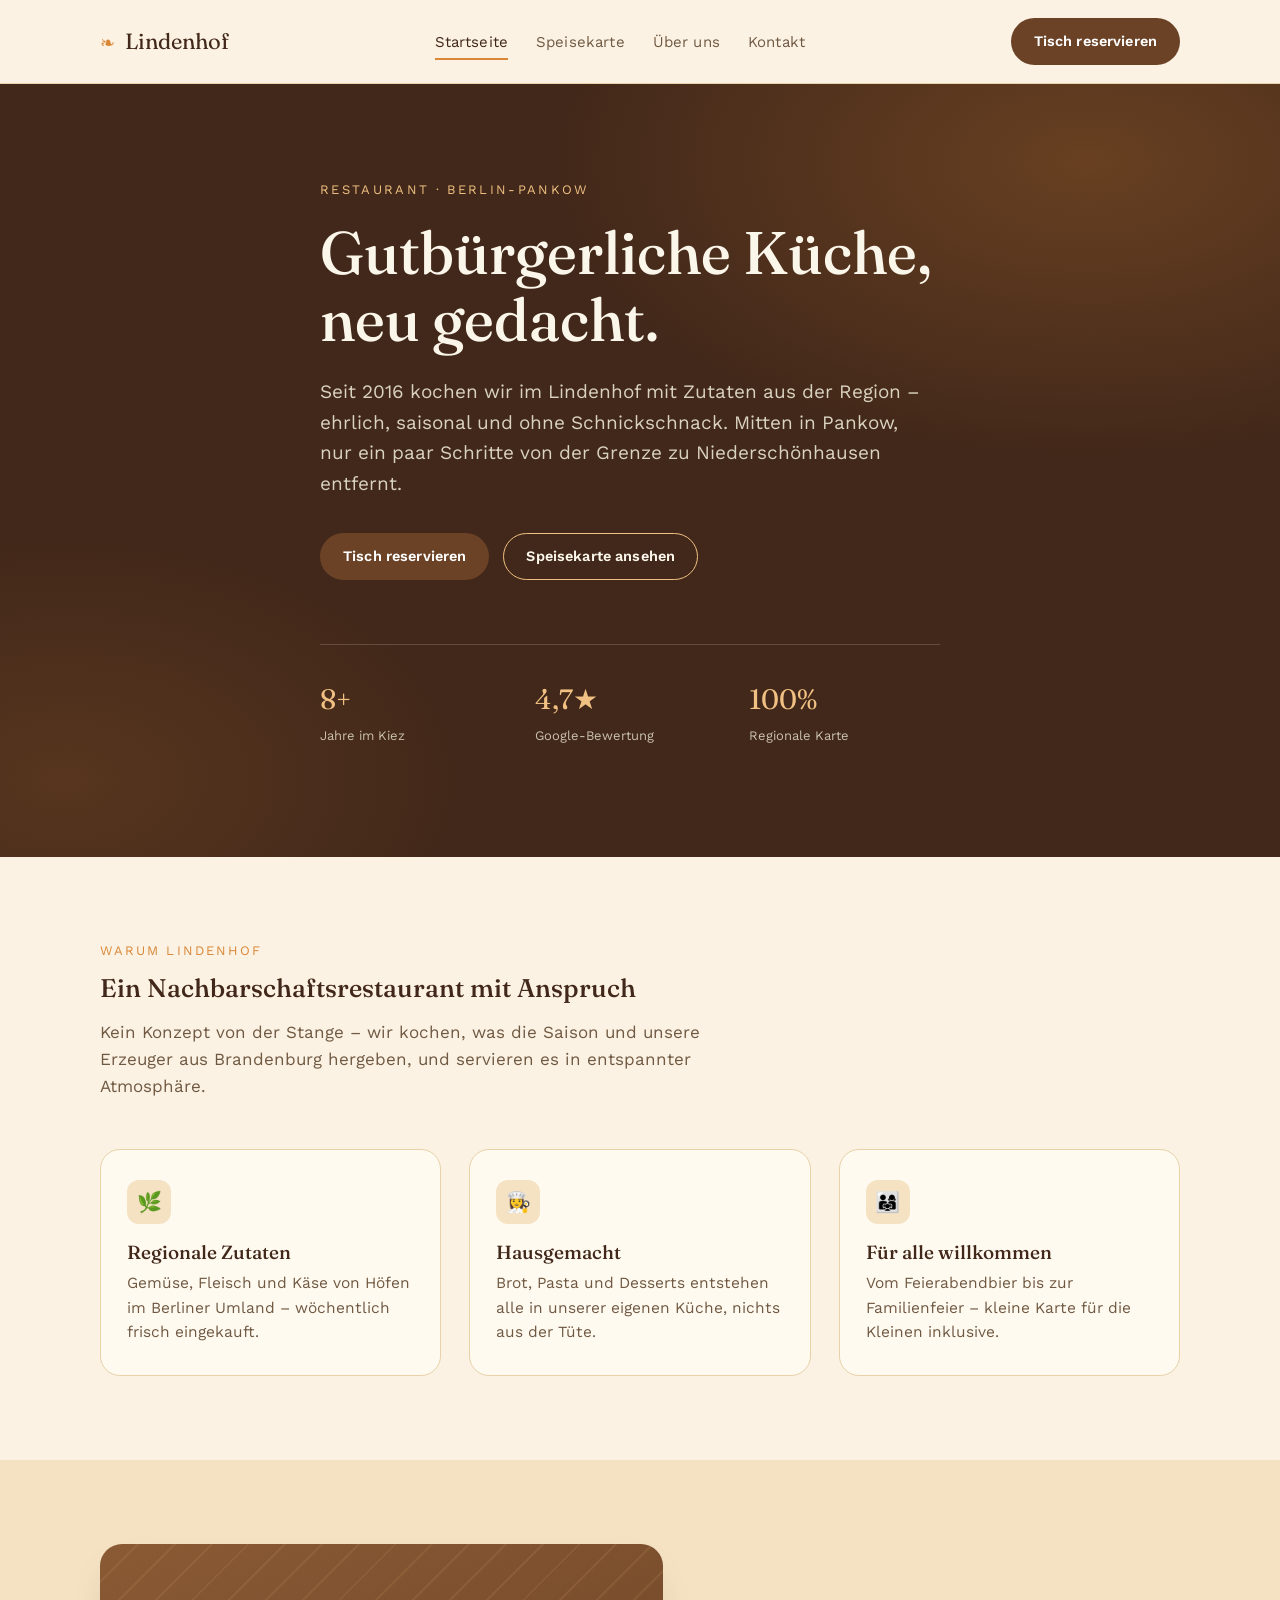
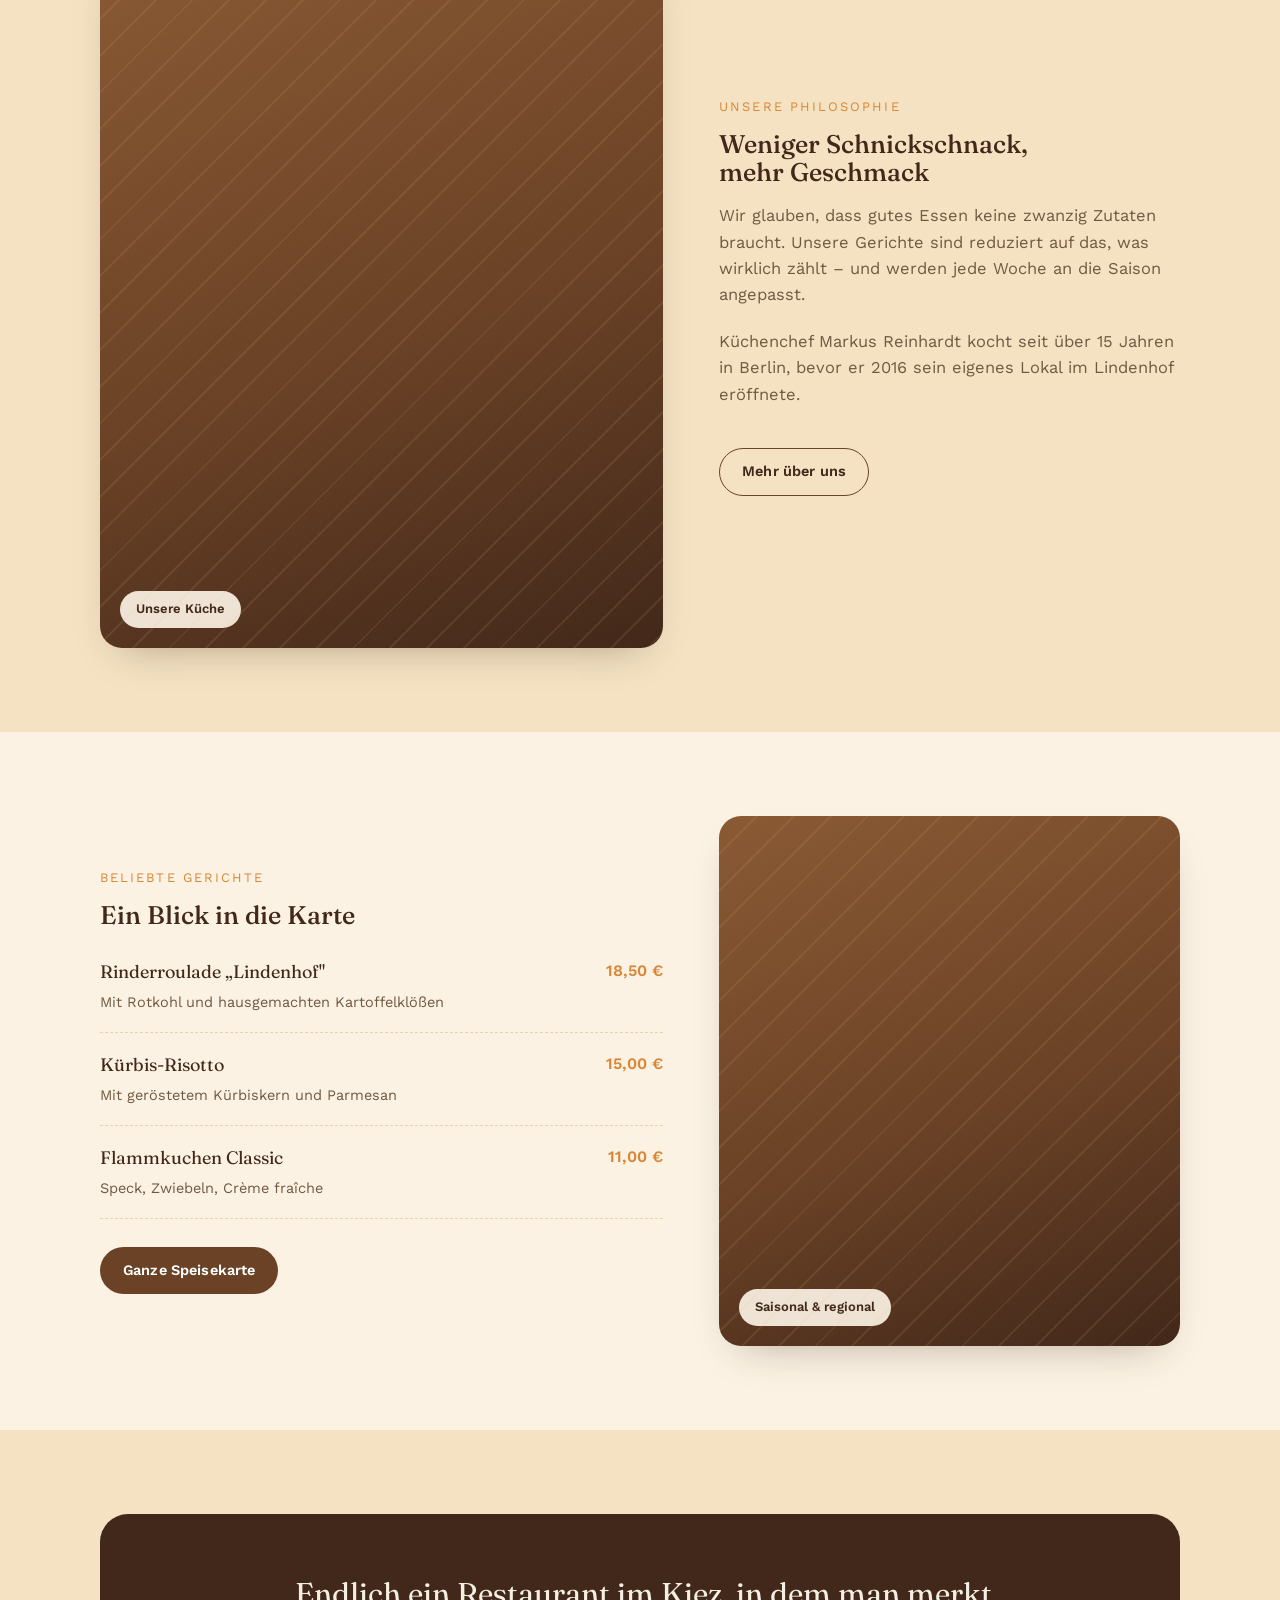
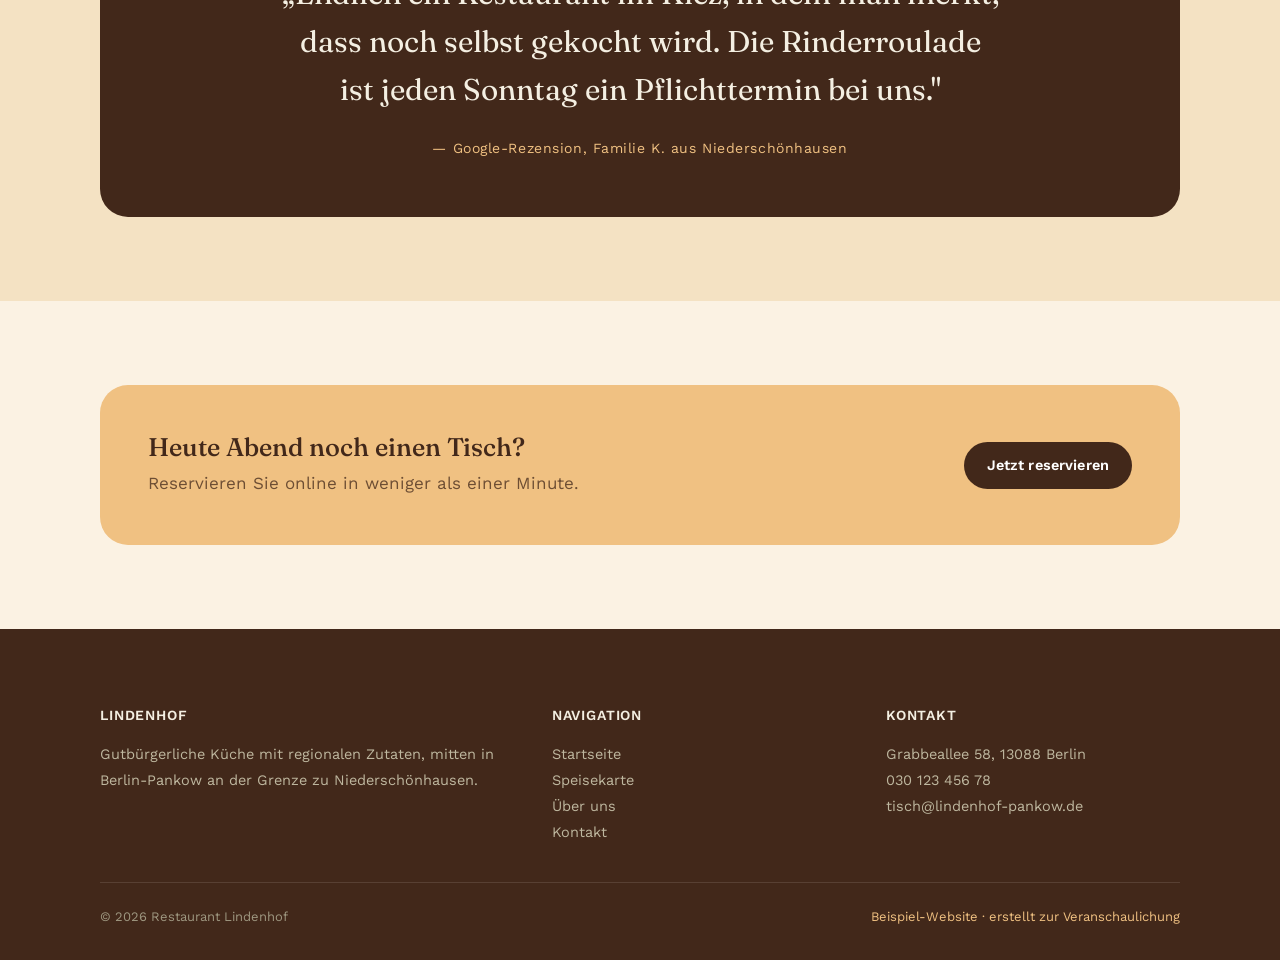
<file: index.html>
<!DOCTYPE html>
<html lang="de">
<head>
<meta charset="UTF-8">
<meta name="viewport" content="width=device-width, initial-scale=1.0">
<title>Lindenhof – Restaurant in Berlin-Pankow</title>
<meta name="description" content="Lindenhof: gutbürgerliche Küche mit regionalen Zutaten, mitten in Pankow an der Grenze zu Niederschönhausen. Jetzt Tisch reservieren.">
<link rel="preconnect" href="https://fonts.googleapis.com">
<link rel="preconnect" href="https://fonts.gstatic.com" crossorigin>
<link href="https://fonts.googleapis.com/css2?family=Fraunces:opsz,wght@9..144,400;9..144,500;9..144,600&family=Work+Sans:wght@400;500;600&display=swap" rel="stylesheet">
<link rel="stylesheet" href="style.css">
</head>
<body>

<header class="site-header">
  <div class="wrap header-inner">
    <a href="index.html" class="brand"><span class="leaf">❧</span> Lindenhof</a>
    <nav class="nav">
      <a href="index.html" aria-current="page">Startseite</a>
      <a href="speisekarte.html">Speisekarte</a>
      <a href="ueber-uns.html">Über uns</a>
      <a href="kontakt.html">Kontakt</a>
    </nav>
    <a href="kontakt.html" class="btn btn-primary">Tisch reservieren</a>
    <button class="nav-toggle" aria-label="Menü öffnen" aria-expanded="false"><span></span></button>
  </div>
</header>

<section class="hero">
  <div class="wrap hero-inner">
    <span class="eyebrow">Restaurant · Berlin-Pankow</span>
    <h1>Gutbürgerliche Küche,<br>neu gedacht.</h1>
    <p class="lead">Seit 2016 kochen wir im Lindenhof mit Zutaten aus der Region – ehrlich, saisonal und ohne Schnickschnack. Mitten in Pankow, nur ein paar Schritte von der Grenze zu Niederschönhausen entfernt.</p>
    <div class="hero-actions">
      <a href="kontakt.html" class="btn btn-primary">Tisch reservieren</a>
      <a href="speisekarte.html" class="btn btn-ghost">Speisekarte ansehen</a>
    </div>
    <div class="hero-stats">
      <div><div class="num">8+</div><div class="label">Jahre im Kiez</div></div>
      <div><div class="num">4,7★</div><div class="label">Google-Bewertung</div></div>
      <div><div class="num">100%</div><div class="label">Regionale Karte</div></div>
    </div>
  </div>
</section>

<section>
  <div class="wrap">
    <div class="section-head">
      <span class="eyebrow-dark">Warum Lindenhof</span>
      <h2>Ein Nachbarschaftsrestaurant mit Anspruch</h2>
      <p>Kein Konzept von der Stange – wir kochen, was die Saison und unsere Erzeuger aus Brandenburg hergeben, und servieren es in entspannter Atmosphäre.</p>
    </div>
    <div class="grid-3">
      <div class="card">
        <div class="icon">🌿</div>
        <h3>Regionale Zutaten</h3>
        <p>Gemüse, Fleisch und Käse von Höfen im Berliner Umland – wöchentlich frisch eingekauft.</p>
      </div>
      <div class="card">
        <div class="icon">👩‍🍳</div>
        <h3>Hausgemacht</h3>
        <p>Brot, Pasta und Desserts entstehen alle in unserer eigenen Küche, nichts aus der Tüte.</p>
      </div>
      <div class="card">
        <div class="icon">👨‍👩‍👧</div>
        <h3>Für alle willkommen</h3>
        <p>Vom Feierabendbier bis zur Familienfeier – kleine Karte für die Kleinen inklusive.</p>
      </div>
    </div>
  </div>
</section>

<section class="alt">
  <div class="wrap grid-2">
    <div class="photo-block">
      <span class="photo-tag">Unsere Küche</span>
    </div>
    <div>
      <span class="eyebrow-dark">Unsere Philosophie</span>
      <h2>Weniger Schnickschnack, mehr Geschmack</h2>
      <p style="color:var(--ink-soft); font-size:16.5px; margin-bottom:20px;">Wir glauben, dass gutes Essen keine zwanzig Zutaten braucht. Unsere Gerichte sind reduziert auf das, was wirklich zählt – und werden jede Woche an die Saison angepasst.</p>
      <p style="color:var(--ink-soft); font-size:16.5px;">Küchenchef Markus Reinhardt kocht seit über 15 Jahren in Berlin, bevor er 2016 sein eigenes Lokal im Lindenhof eröffnete.</p>
      <a href="ueber-uns.html" class="btn btn-ghost" style="margin-top:24px;">Mehr über uns</a>
    </div>
  </div>
</section>

<section>
  <div class="wrap grid-2">
    <div>
      <span class="eyebrow-dark">Beliebte Gerichte</span>
      <h2>Ein Blick in die Karte</h2>
      <div class="dish-list" style="margin-top:28px;">
        <div class="dish-row">
          <div>
            <div class="name">Rinderroulade „Lindenhof"</div>
            <div class="desc">Mit Rotkohl und hausgemachten Kartoffelklößen</div>
          </div>
          <div class="price">18,50 €</div>
        </div>
        <div class="dish-row">
          <div>
            <div class="name">Kürbis-Risotto</div>
            <div class="desc">Mit geröstetem Kürbiskern und Parmesan</div>
          </div>
          <div class="price">15,00 €</div>
        </div>
        <div class="dish-row">
          <div>
            <div class="name">Flammkuchen Classic</div>
            <div class="desc">Speck, Zwiebeln, Crème fraîche</div>
          </div>
          <div class="price">11,00 €</div>
        </div>
      </div>
      <a href="speisekarte.html" class="btn btn-primary" style="margin-top:28px;">Ganze Speisekarte</a>
    </div>
    <div class="photo-block" style="aspect-ratio:4/4.6;">
      <span class="photo-tag">Saisonal & regional</span>
    </div>
  </div>
</section>

<section class="alt">
  <div class="wrap">
    <div class="quote-block">
      <blockquote>„Endlich ein Restaurant im Kiez, in dem man merkt, dass noch selbst gekocht wird. Die Rinderroulade ist jeden Sonntag ein Pflichttermin bei uns."</blockquote>
      <cite>— Google-Rezension, Familie K. aus Niederschönhausen</cite>
    </div>
  </div>
</section>

<section>
  <div class="wrap">
    <div class="cta-band">
      <div>
        <h2>Heute Abend noch einen Tisch?</h2>
        <p style="color:var(--green-dark); opacity:0.75; margin:8px 0 0;">Reservieren Sie online in weniger als einer Minute.</p>
      </div>
      <a href="kontakt.html" class="btn btn-primary">Jetzt reservieren</a>
    </div>
  </div>
</section>

<footer class="site-footer">
  <div class="wrap">
    <div class="footer-grid">
      <div>
        <h4>Lindenhof</h4>
        <p>Gutbürgerliche Küche mit regionalen Zutaten, mitten in Berlin-Pankow an der Grenze zu Niederschönhausen.</p>
      </div>
      <div>
        <h4>Navigation</h4>
        <ul>
          <li><a href="index.html">Startseite</a></li>
          <li><a href="speisekarte.html">Speisekarte</a></li>
          <li><a href="ueber-uns.html">Über uns</a></li>
          <li><a href="kontakt.html">Kontakt</a></li>
        </ul>
      </div>
      <div>
        <h4>Kontakt</h4>
        <ul>
          <li>Grabbeallee 58, 13088 Berlin</li>
          <li>030 123 456 78</li>
          <li>tisch@lindenhof-pankow.de</li>
        </ul>
      </div>
    </div>
    <div class="footer-bottom">
      <span>© 2026 Restaurant Lindenhof</span>
      <span class="tag">Beispiel-Website · erstellt zur Veranschaulichung</span>
    </div>
  </div>
</footer>

<script src="main.js"></script>
</body>
</html>
</file>
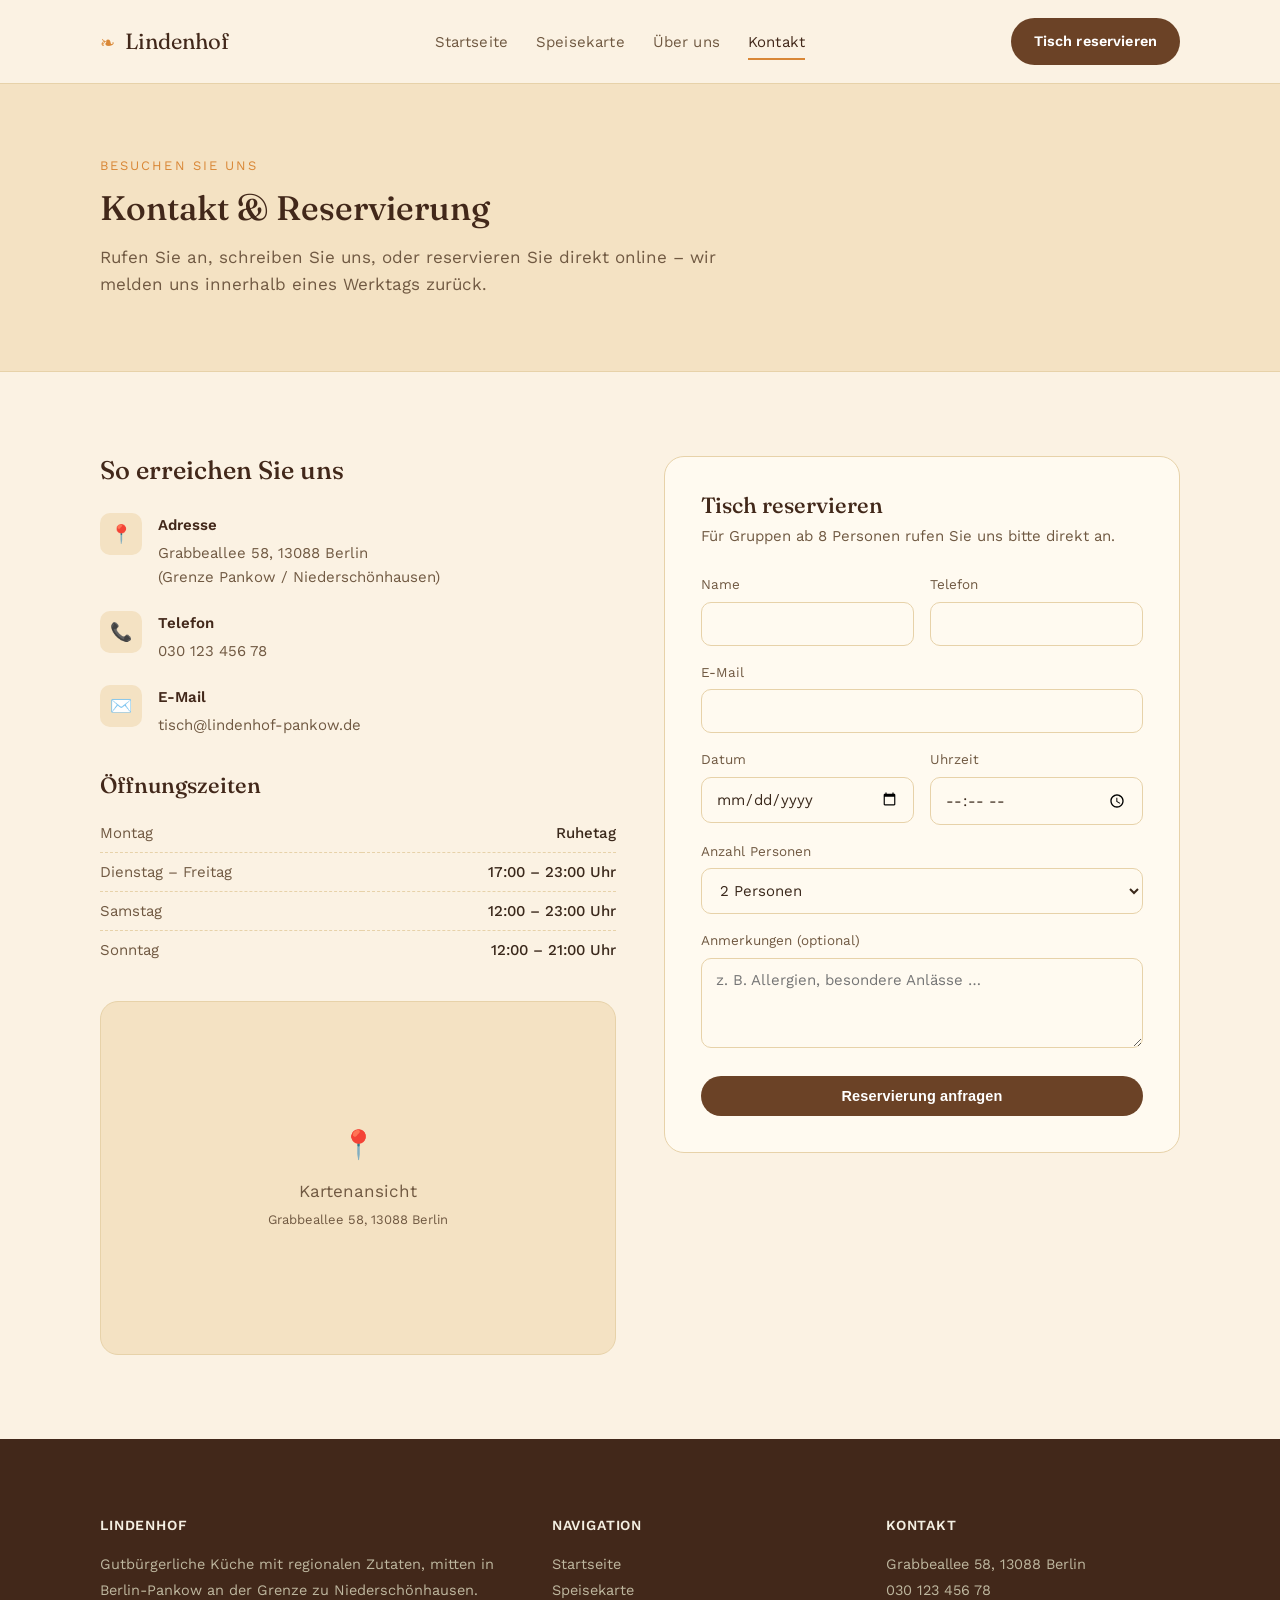
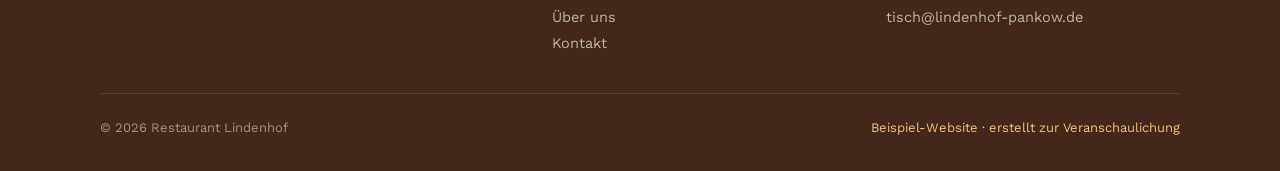
<file: kontakt.html>
<!DOCTYPE html>
<html lang="de">
<head>
<meta charset="UTF-8">
<meta name="viewport" content="width=device-width, initial-scale=1.0">
<title>Kontakt & Reservierung – Lindenhof Pankow</title>
<meta name="description" content="Tisch reservieren im Lindenhof: Adresse, Öffnungszeiten, Telefonnummer und Online-Reservierung für das Restaurant in Berlin-Pankow.">
<link rel="preconnect" href="https://fonts.googleapis.com">
<link rel="preconnect" href="https://fonts.gstatic.com" crossorigin>
<link href="https://fonts.googleapis.com/css2?family=Fraunces:opsz,wght@9..144,400;9..144,500;9..144,600&family=Work+Sans:wght@400;500;600&display=swap" rel="stylesheet">
<link rel="stylesheet" href="style.css">
</head>
<body>

<header class="site-header">
  <div class="wrap header-inner">
    <a href="index.html" class="brand"><span class="leaf">❧</span> Lindenhof</a>
    <nav class="nav">
      <a href="index.html">Startseite</a>
      <a href="speisekarte.html">Speisekarte</a>
      <a href="ueber-uns.html">Über uns</a>
      <a href="kontakt.html" aria-current="page">Kontakt</a>
    </nav>
    <a href="kontakt.html" class="btn btn-primary">Tisch reservieren</a>
    <button class="nav-toggle" aria-label="Menü öffnen" aria-expanded="false"><span></span></button>
  </div>
</header>

<div class="page-head">
  <div class="wrap">
    <span class="eyebrow-dark">Besuchen Sie uns</span>
    <h1>Kontakt &amp; Reservierung</h1>
    <p>Rufen Sie an, schreiben Sie uns, oder reservieren Sie direkt online – wir melden uns innerhalb eines Werktags zurück.</p>
  </div>
</div>

<section>
  <div class="wrap contact-grid">
    <div>
      <h2 style="margin-bottom:28px;">So erreichen Sie uns</h2>
      <div class="info-list">
        <div class="info-item">
          <div class="ic">📍</div>
          <div><h4>Adresse</h4><p>Grabbeallee 58, 13088 Berlin<br>(Grenze Pankow / Niederschönhausen)</p></div>
        </div>
        <div class="info-item">
          <div class="ic">📞</div>
          <div><h4>Telefon</h4><p>030 123 456 78</p></div>
        </div>
        <div class="info-item">
          <div class="ic">✉️</div>
          <div><h4>E-Mail</h4><p>tisch@lindenhof-pankow.de</p></div>
        </div>
      </div>

      <h2 style="margin:36px 0 16px; font-size:22px;">Öffnungszeiten</h2>
      <table class="hours-table">
        <tr><td>Montag</td><td>Ruhetag</td></tr>
        <tr><td>Dienstag – Freitag</td><td>17:00 – 23:00 Uhr</td></tr>
        <tr><td>Samstag</td><td>12:00 – 23:00 Uhr</td></tr>
        <tr><td>Sonntag</td><td>12:00 – 21:00 Uhr</td></tr>
      </table>

      <div class="map-placeholder" style="margin-top:32px;">
        <span class="pin">📍</span>
        <p style="margin:0;">Kartenansicht<br><span style="font-size:13px;">Grabbeallee 58, 13088 Berlin</span></p>
      </div>
    </div>

    <div class="card" style="padding:36px;">
      <h2 style="font-size:22px; margin-bottom:6px;">Tisch reservieren</h2>
      <p style="color:var(--ink-soft); font-size:15px; margin-bottom:26px;">Für Gruppen ab 8 Personen rufen Sie uns bitte direkt an.</p>
      <form class="reserve">
        <div class="row2">
          <div>
            <label for="name">Name</label>
            <input type="text" id="name" name="name" required>
          </div>
          <div>
            <label for="phone">Telefon</label>
            <input type="tel" id="phone" name="phone" required>
          </div>
        </div>
        <div>
          <label for="email">E-Mail</label>
          <input type="email" id="email" name="email" required>
        </div>
        <div class="row2">
          <div>
            <label for="date">Datum</label>
            <input type="date" id="date" name="date" required>
          </div>
          <div>
            <label for="time">Uhrzeit</label>
            <input type="time" id="time" name="time" required>
          </div>
        </div>
        <div>
          <label for="guests">Anzahl Personen</label>
          <select id="guests" name="guests">
            <option>1 Person</option>
            <option selected>2 Personen</option>
            <option>3 Personen</option>
            <option>4 Personen</option>
            <option>5 Personen</option>
            <option>6 Personen</option>
            <option>7 Personen</option>
          </select>
        </div>
        <div>
          <label for="notes">Anmerkungen (optional)</label>
          <textarea id="notes" name="notes" placeholder="z. B. Allergien, besondere Anlässe …"></textarea>
        </div>
        <button type="submit" class="btn btn-primary" style="justify-content:center; margin-top:4px;">Reservierung anfragen</button>
      </form>
    </div>
  </div>
</section>

<footer class="site-footer">
  <div class="wrap">
    <div class="footer-grid">
      <div>
        <h4>Lindenhof</h4>
        <p>Gutbürgerliche Küche mit regionalen Zutaten, mitten in Berlin-Pankow an der Grenze zu Niederschönhausen.</p>
      </div>
      <div>
        <h4>Navigation</h4>
        <ul>
          <li><a href="index.html">Startseite</a></li>
          <li><a href="speisekarte.html">Speisekarte</a></li>
          <li><a href="ueber-uns.html">Über uns</a></li>
          <li><a href="kontakt.html">Kontakt</a></li>
        </ul>
      </div>
      <div>
        <h4>Kontakt</h4>
        <ul>
          <li>Grabbeallee 58, 13088 Berlin</li>
          <li>030 123 456 78</li>
          <li>tisch@lindenhof-pankow.de</li>
        </ul>
      </div>
    </div>
    <div class="footer-bottom">
      <span>© 2026 Restaurant Lindenhof</span>
      <span class="tag">Beispiel-Website · erstellt zur Veranschaulichung</span>
    </div>
  </div>
</footer>

<script src="main.js"></script>
</body>
</html>
</file>
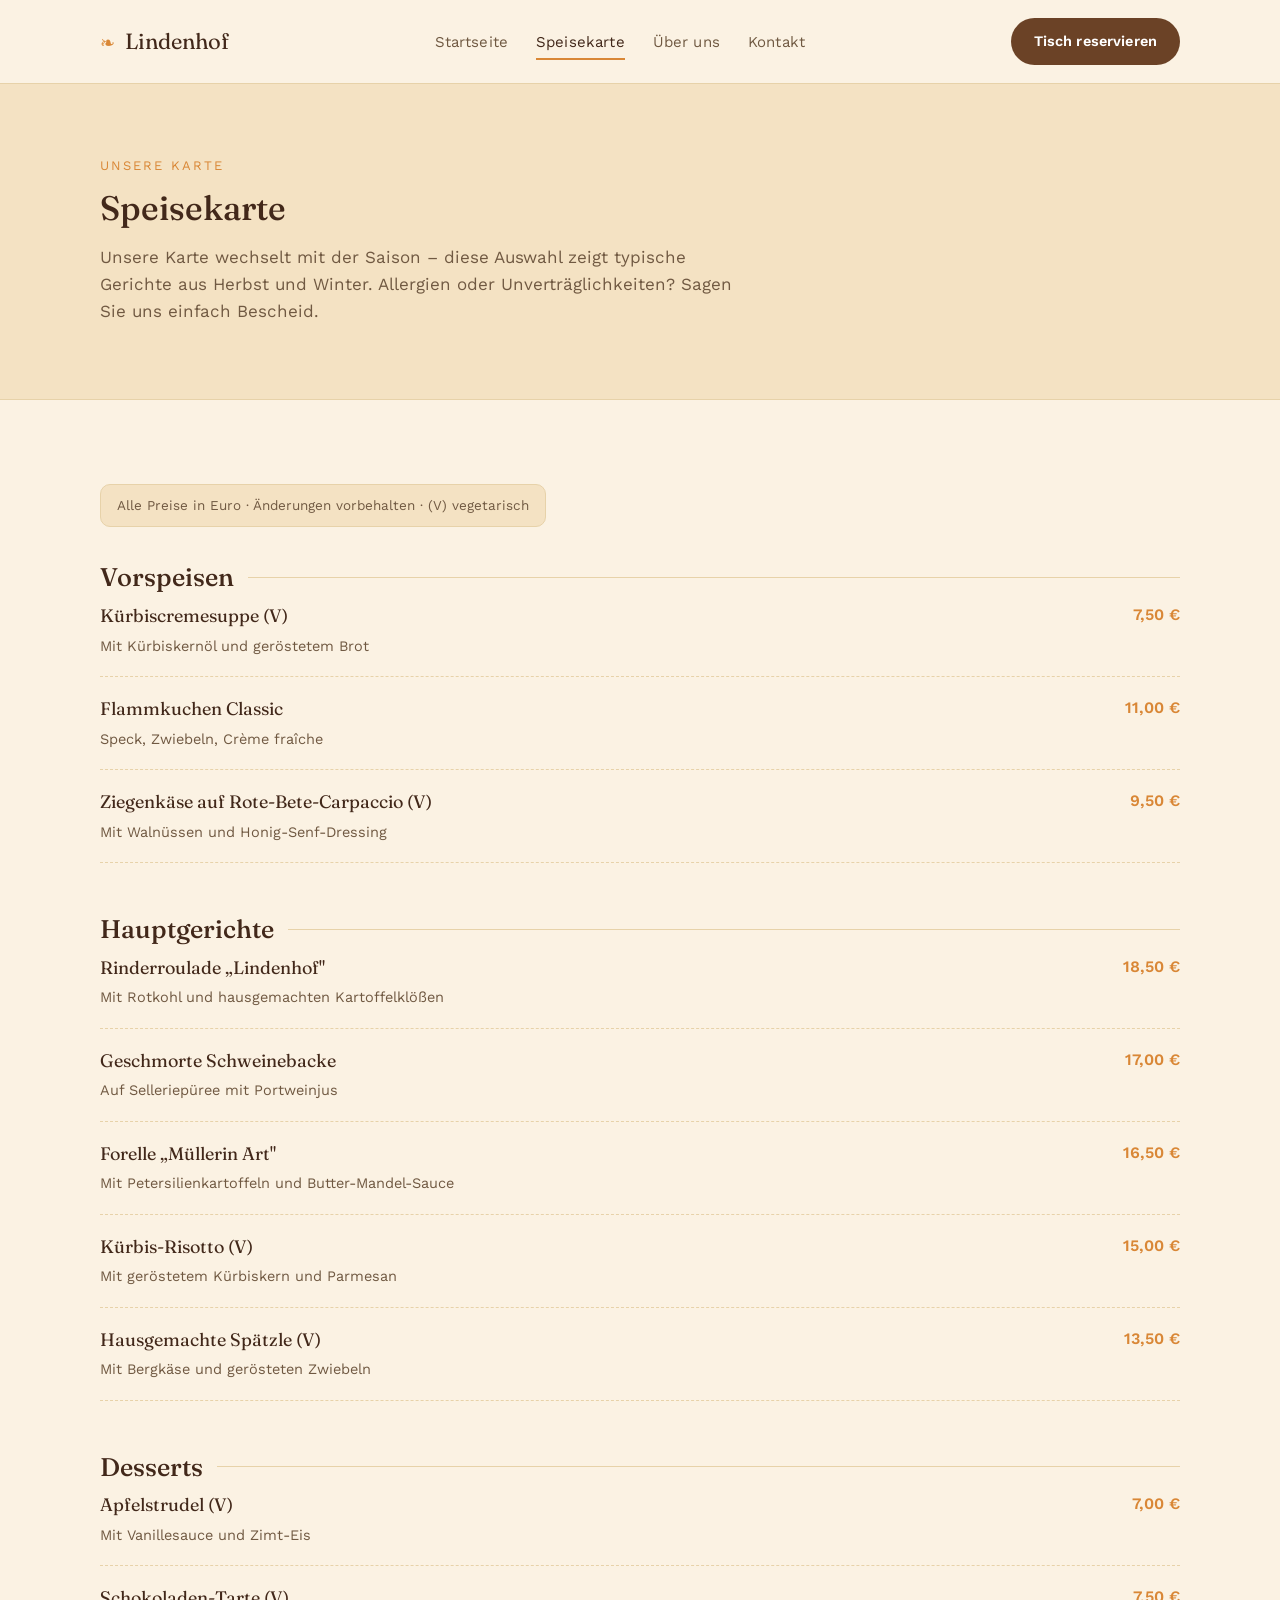
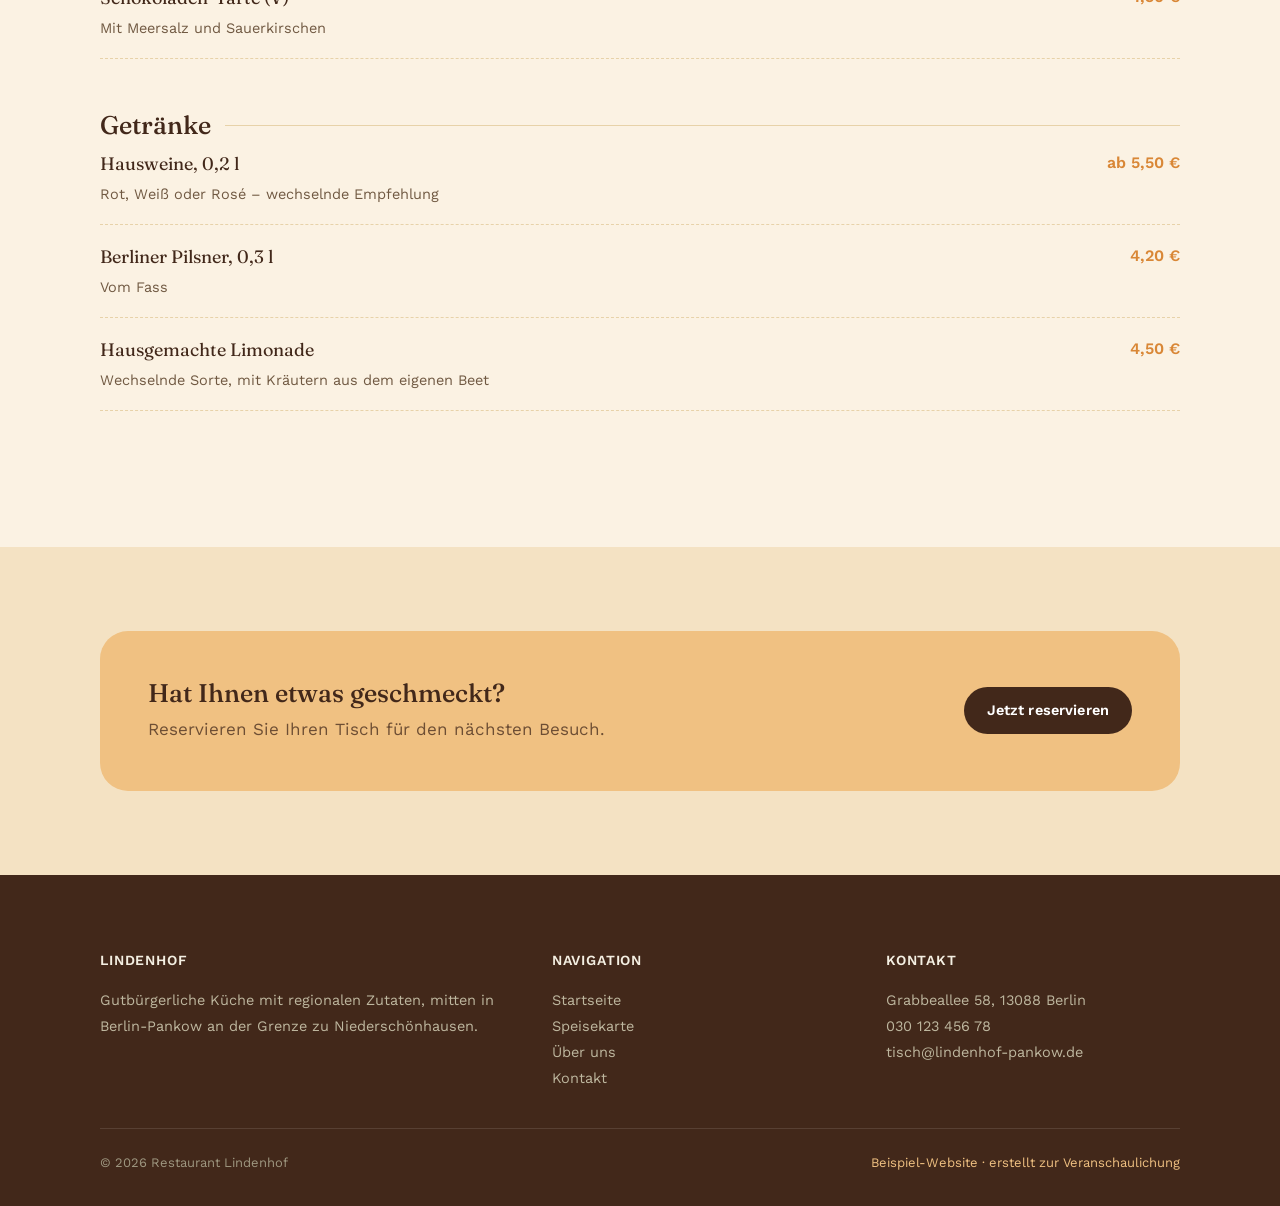
<file: speisekarte.html>
<!DOCTYPE html>
<html lang="de">
<head>
<meta charset="UTF-8">
<meta name="viewport" content="width=device-width, initial-scale=1.0">
<title>Speisekarte – Lindenhof Pankow</title>
<meta name="description" content="Die Speisekarte vom Lindenhof: Vorspeisen, Hauptgerichte, vegetarische Gerichte, Desserts und Getränke – saisonal und regional.">
<link rel="preconnect" href="https://fonts.googleapis.com">
<link rel="preconnect" href="https://fonts.gstatic.com" crossorigin>
<link href="https://fonts.googleapis.com/css2?family=Fraunces:opsz,wght@9..144,400;9..144,500;9..144,600&family=Work+Sans:wght@400;500;600&display=swap" rel="stylesheet">
<link rel="stylesheet" href="style.css">
</head>
<body>

<header class="site-header">
  <div class="wrap header-inner">
    <a href="index.html" class="brand"><span class="leaf">❧</span> Lindenhof</a>
    <nav class="nav">
      <a href="index.html">Startseite</a>
      <a href="speisekarte.html" aria-current="page">Speisekarte</a>
      <a href="ueber-uns.html">Über uns</a>
      <a href="kontakt.html">Kontakt</a>
    </nav>
    <a href="kontakt.html" class="btn btn-primary">Tisch reservieren</a>
    <button class="nav-toggle" aria-label="Menü öffnen" aria-expanded="false"><span></span></button>
  </div>
</header>

<div class="page-head">
  <div class="wrap">
    <span class="eyebrow-dark">Unsere Karte</span>
    <h1>Speisekarte</h1>
    <p>Unsere Karte wechselt mit der Saison – diese Auswahl zeigt typische Gerichte aus Herbst und Winter. Allergien oder Unverträglichkeiten? Sagen Sie uns einfach Bescheid.</p>
  </div>
</div>

<section>
  <div class="wrap">
    <span class="menu-note">Alle Preise in Euro · Änderungen vorbehalten · (V) vegetarisch</span>

    <div class="menu-section">
      <h2>Vorspeisen</h2>
      <div class="dish-list">
        <div class="dish-row">
          <div><div class="name">Kürbiscremesuppe (V)</div><div class="desc">Mit Kürbiskernöl und geröstetem Brot</div></div>
          <div class="price">7,50 €</div>
        </div>
        <div class="dish-row">
          <div><div class="name">Flammkuchen Classic</div><div class="desc">Speck, Zwiebeln, Crème fraîche</div></div>
          <div class="price">11,00 €</div>
        </div>
        <div class="dish-row">
          <div><div class="name">Ziegenkäse auf Rote-Bete-Carpaccio (V)</div><div class="desc">Mit Walnüssen und Honig-Senf-Dressing</div></div>
          <div class="price">9,50 €</div>
        </div>
      </div>
    </div>

    <div class="menu-section">
      <h2>Hauptgerichte</h2>
      <div class="dish-list">
        <div class="dish-row">
          <div><div class="name">Rinderroulade „Lindenhof"</div><div class="desc">Mit Rotkohl und hausgemachten Kartoffelklößen</div></div>
          <div class="price">18,50 €</div>
        </div>
        <div class="dish-row">
          <div><div class="name">Geschmorte Schweinebacke</div><div class="desc">Auf Selleriepüree mit Portweinjus</div></div>
          <div class="price">17,00 €</div>
        </div>
        <div class="dish-row">
          <div><div class="name">Forelle „Müllerin Art"</div><div class="desc">Mit Petersilienkartoffeln und Butter-Mandel-Sauce</div></div>
          <div class="price">16,50 €</div>
        </div>
        <div class="dish-row">
          <div><div class="name">Kürbis-Risotto (V)</div><div class="desc">Mit geröstetem Kürbiskern und Parmesan</div></div>
          <div class="price">15,00 €</div>
        </div>
        <div class="dish-row">
          <div><div class="name">Hausgemachte Spätzle (V)</div><div class="desc">Mit Bergkäse und gerösteten Zwiebeln</div></div>
          <div class="price">13,50 €</div>
        </div>
      </div>
    </div>

    <div class="menu-section">
      <h2>Desserts</h2>
      <div class="dish-list">
        <div class="dish-row">
          <div><div class="name">Apfelstrudel (V)</div><div class="desc">Mit Vanillesauce und Zimt-Eis</div></div>
          <div class="price">7,00 €</div>
        </div>
        <div class="dish-row">
          <div><div class="name">Schokoladen-Tarte (V)</div><div class="desc">Mit Meersalz und Sauerkirschen</div></div>
          <div class="price">7,50 €</div>
        </div>
      </div>
    </div>

    <div class="menu-section">
      <h2>Getränke</h2>
      <div class="dish-list">
        <div class="dish-row">
          <div><div class="name">Hausweine, 0,2 l</div><div class="desc">Rot, Weiß oder Rosé – wechselnde Empfehlung</div></div>
          <div class="price">ab 5,50 €</div>
        </div>
        <div class="dish-row">
          <div><div class="name">Berliner Pilsner, 0,3 l</div><div class="desc">Vom Fass</div></div>
          <div class="price">4,20 €</div>
        </div>
        <div class="dish-row">
          <div><div class="name">Hausgemachte Limonade</div><div class="desc">Wechselnde Sorte, mit Kräutern aus dem eigenen Beet</div></div>
          <div class="price">4,50 €</div>
        </div>
      </div>
    </div>
  </div>
</section>

<section class="alt">
  <div class="wrap">
    <div class="cta-band">
      <div>
        <h2>Hat Ihnen etwas geschmeckt?</h2>
        <p style="color:var(--green-dark); opacity:0.75; margin:8px 0 0;">Reservieren Sie Ihren Tisch für den nächsten Besuch.</p>
      </div>
      <a href="kontakt.html" class="btn btn-primary">Jetzt reservieren</a>
    </div>
  </div>
</section>

<footer class="site-footer">
  <div class="wrap">
    <div class="footer-grid">
      <div>
        <h4>Lindenhof</h4>
        <p>Gutbürgerliche Küche mit regionalen Zutaten, mitten in Berlin-Pankow an der Grenze zu Niederschönhausen.</p>
      </div>
      <div>
        <h4>Navigation</h4>
        <ul>
          <li><a href="index.html">Startseite</a></li>
          <li><a href="speisekarte.html">Speisekarte</a></li>
          <li><a href="ueber-uns.html">Über uns</a></li>
          <li><a href="kontakt.html">Kontakt</a></li>
        </ul>
      </div>
      <div>
        <h4>Kontakt</h4>
        <ul>
          <li>Grabbeallee 58, 13088 Berlin</li>
          <li>030 123 456 78</li>
          <li>tisch@lindenhof-pankow.de</li>
        </ul>
      </div>
    </div>
    <div class="footer-bottom">
      <span>© 2026 Restaurant Lindenhof</span>
      <span class="tag">Beispiel-Website · erstellt zur Veranschaulichung</span>
    </div>
  </div>
</footer>

<script src="main.js"></script>
</body>
</html>
</file>
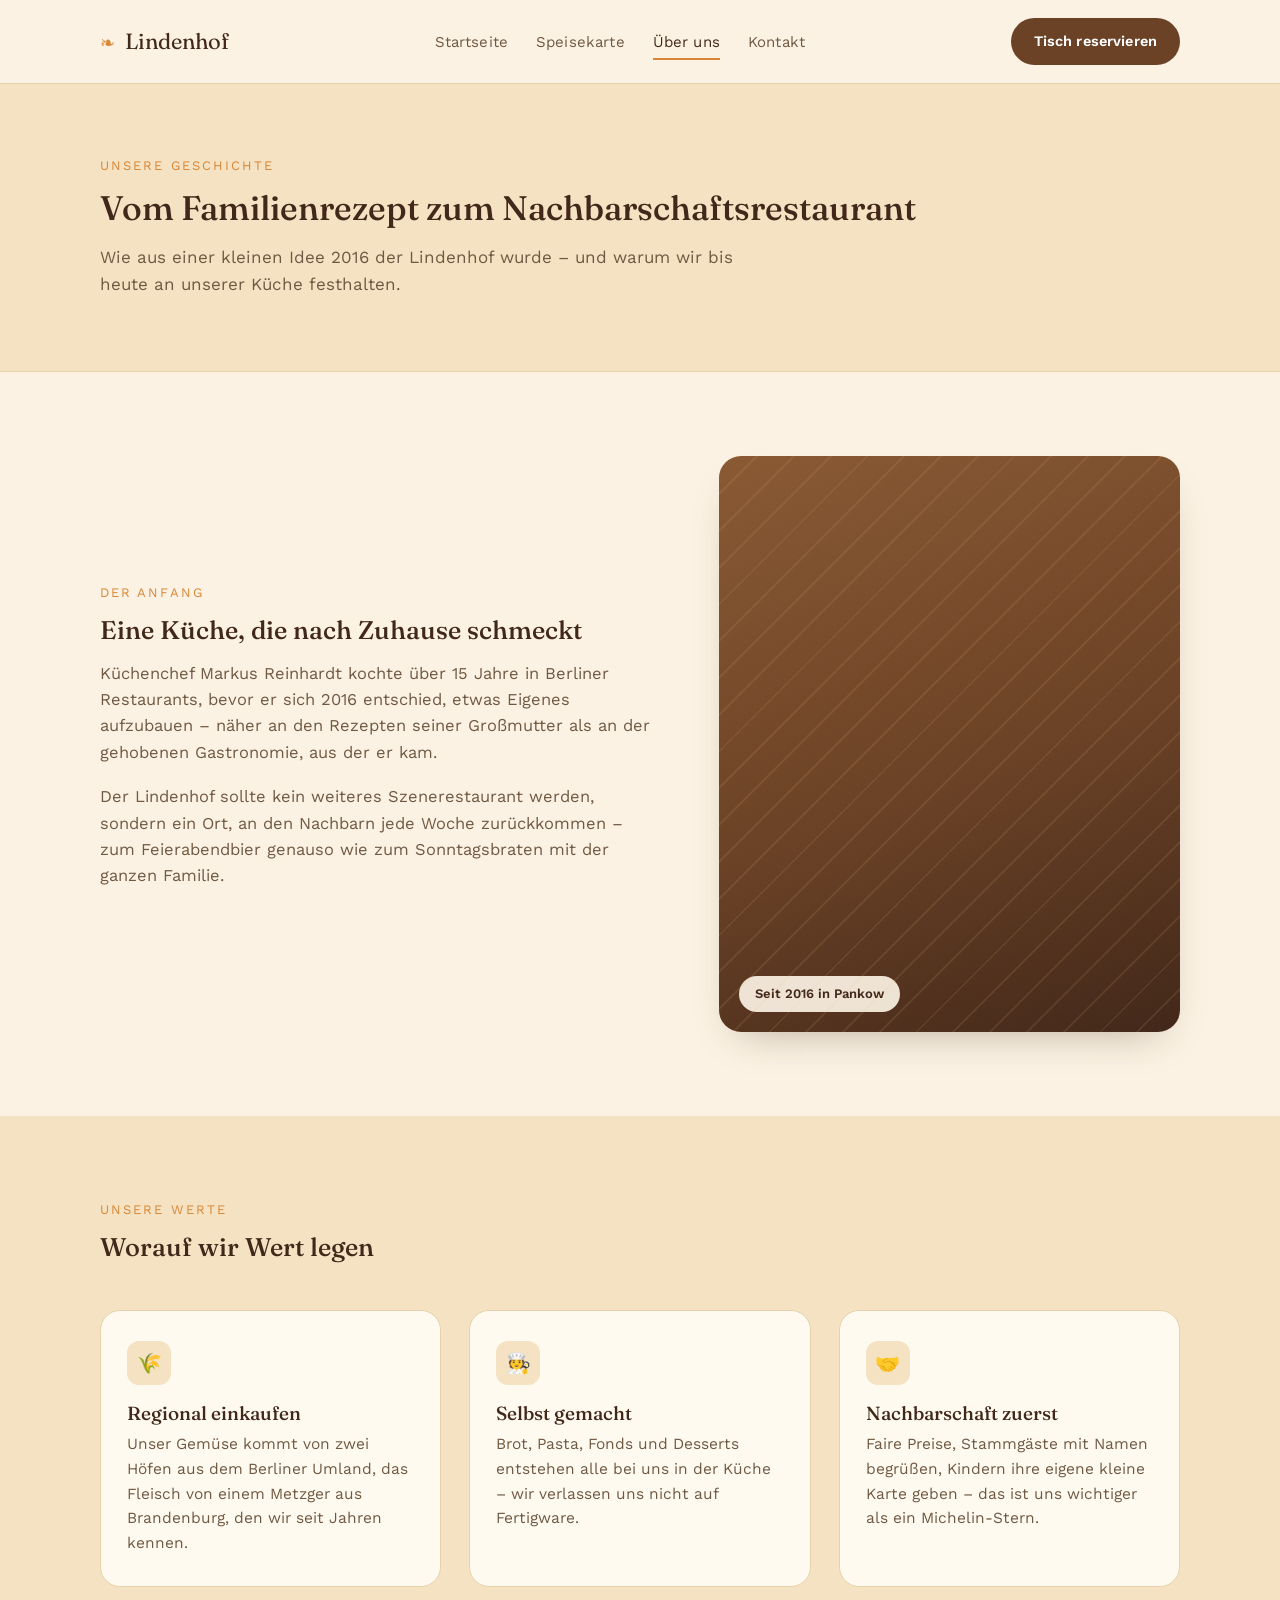
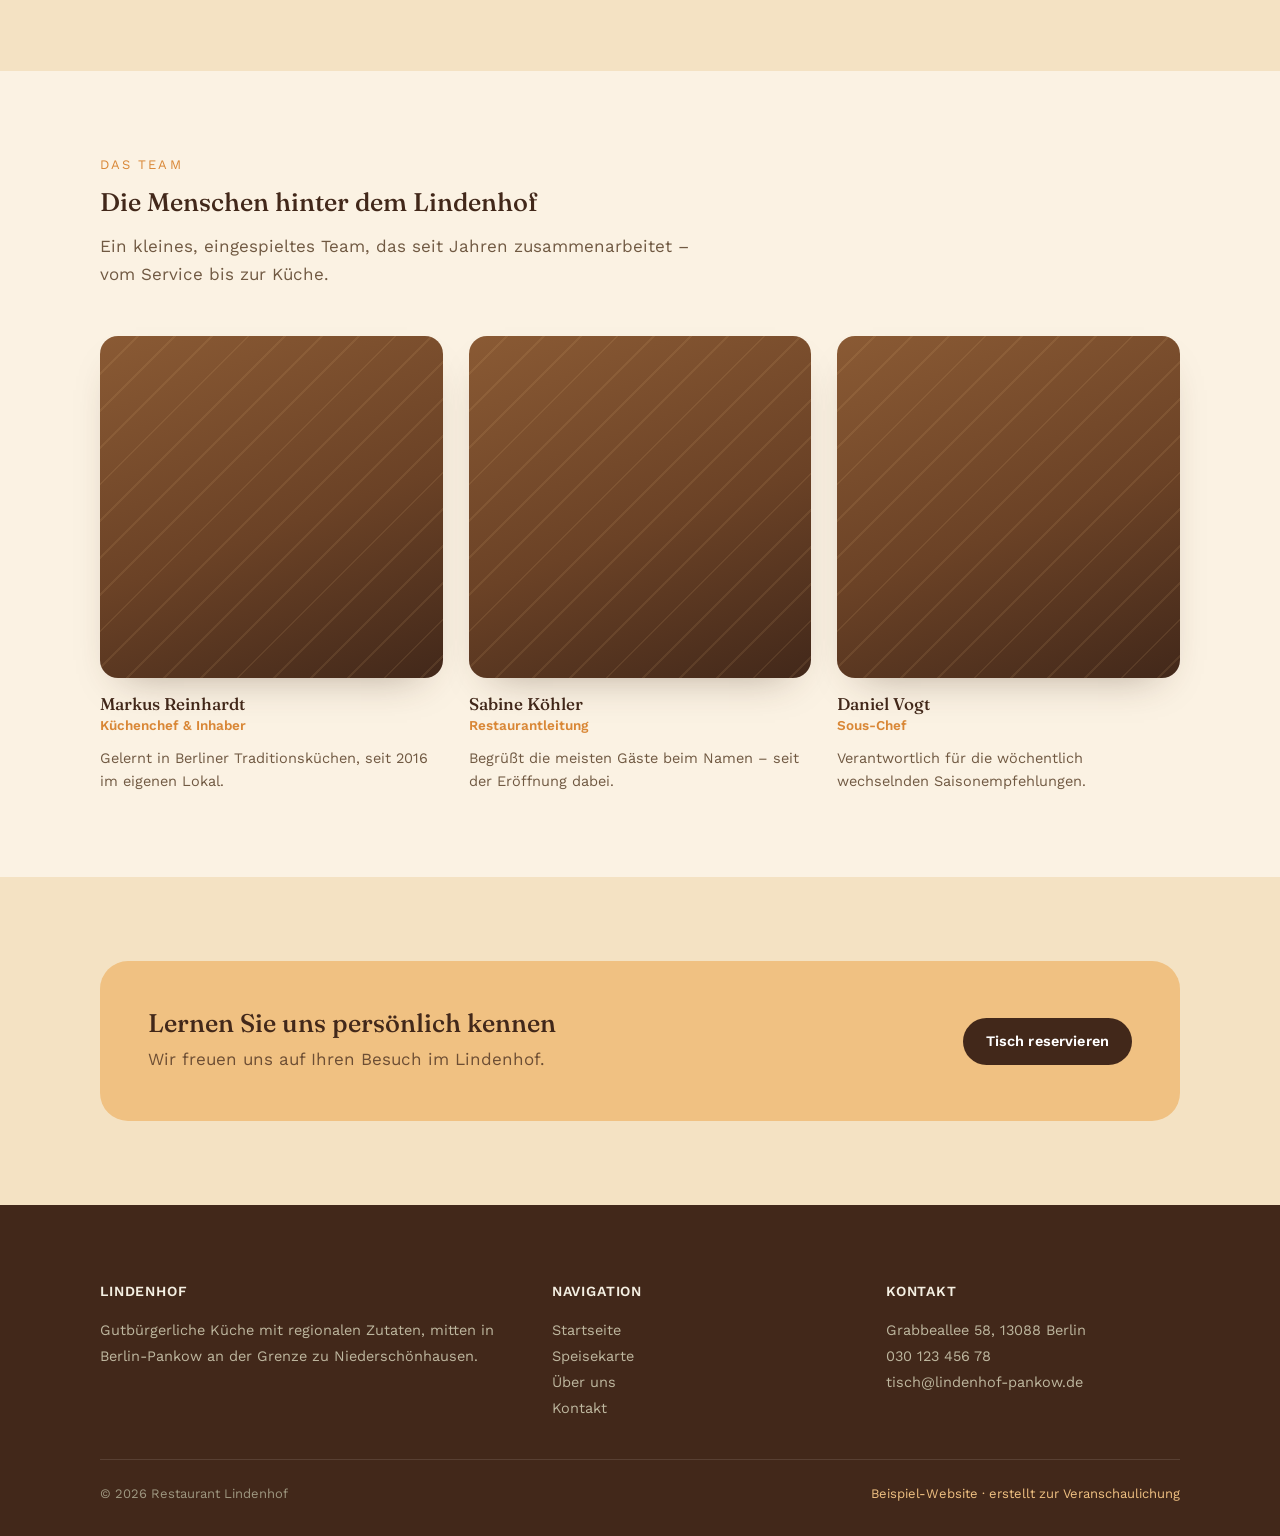
<file: ueber-uns.html>
<!DOCTYPE html>
<html lang="de">
<head>
<meta charset="UTF-8">
<meta name="viewport" content="width=device-width, initial-scale=1.0">
<title>Über uns – Lindenhof Pankow</title>
<meta name="description" content="Die Geschichte vom Lindenhof: seit 2016 gutbürgerliche Küche in Berlin-Pankow. Lernen Sie Küchenchef Markus Reinhardt und das Team kennen.">
<link rel="preconnect" href="https://fonts.googleapis.com">
<link rel="preconnect" href="https://fonts.gstatic.com" crossorigin>
<link href="https://fonts.googleapis.com/css2?family=Fraunces:opsz,wght@9..144,400;9..144,500;9..144,600&family=Work+Sans:wght@400;500;600&display=swap" rel="stylesheet">
<link rel="stylesheet" href="style.css">
</head>
<body>

<header class="site-header">
  <div class="wrap header-inner">
    <a href="index.html" class="brand"><span class="leaf">❧</span> Lindenhof</a>
    <nav class="nav">
      <a href="index.html">Startseite</a>
      <a href="speisekarte.html">Speisekarte</a>
      <a href="ueber-uns.html" aria-current="page">Über uns</a>
      <a href="kontakt.html">Kontakt</a>
    </nav>
    <a href="kontakt.html" class="btn btn-primary">Tisch reservieren</a>
    <button class="nav-toggle" aria-label="Menü öffnen" aria-expanded="false"><span></span></button>
  </div>
</header>

<div class="page-head">
  <div class="wrap">
    <span class="eyebrow-dark">Unsere Geschichte</span>
    <h1>Vom Familienrezept zum Nachbarschaftsrestaurant</h1>
    <p>Wie aus einer kleinen Idee 2016 der Lindenhof wurde – und warum wir bis heute an unserer Küche festhalten.</p>
  </div>
</div>

<section>
  <div class="wrap grid-2">
    <div>
      <span class="eyebrow-dark">Der Anfang</span>
      <h2>Eine Küche, die nach Zuhause schmeckt</h2>
      <p style="color:var(--ink-soft); font-size:16.5px; margin-bottom:18px;">Küchenchef Markus Reinhardt kochte über 15 Jahre in Berliner Restaurants, bevor er sich 2016 entschied, etwas Eigenes aufzubauen – näher an den Rezepten seiner Großmutter als an der gehobenen Gastronomie, aus der er kam.</p>
      <p style="color:var(--ink-soft); font-size:16.5px;">Der Lindenhof sollte kein weiteres Szenerestaurant werden, sondern ein Ort, an den Nachbarn jede Woche zurückkommen – zum Feierabendbier genauso wie zum Sonntagsbraten mit der ganzen Familie.</p>
    </div>
    <div class="photo-block">
      <span class="photo-tag">Seit 2016 in Pankow</span>
    </div>
  </div>
</section>

<section class="alt">
  <div class="wrap">
    <div class="section-head">
      <span class="eyebrow-dark">Unsere Werte</span>
      <h2>Worauf wir Wert legen</h2>
    </div>
    <div class="grid-3">
      <div class="card">
        <div class="icon">🌾</div>
        <h3>Regional einkaufen</h3>
        <p>Unser Gemüse kommt von zwei Höfen aus dem Berliner Umland, das Fleisch von einem Metzger aus Brandenburg, den wir seit Jahren kennen.</p>
      </div>
      <div class="card">
        <div class="icon">🧑‍🍳</div>
        <h3>Selbst gemacht</h3>
        <p>Brot, Pasta, Fonds und Desserts entstehen alle bei uns in der Küche – wir verlassen uns nicht auf Fertigware.</p>
      </div>
      <div class="card">
        <div class="icon">🤝</div>
        <h3>Nachbarschaft zuerst</h3>
        <p>Faire Preise, Stammgäste mit Namen begrüßen, Kindern ihre eigene kleine Karte geben – das ist uns wichtiger als ein Michelin-Stern.</p>
      </div>
    </div>
  </div>
</section>

<section>
  <div class="wrap">
    <div class="section-head">
      <span class="eyebrow-dark">Das Team</span>
      <h2>Die Menschen hinter dem Lindenhof</h2>
      <p>Ein kleines, eingespieltes Team, das seit Jahren zusammenarbeitet – vom Service bis zur Küche.</p>
    </div>
    <div class="team-grid">
      <div class="team-card">
        <div class="photo-block"></div>
        <h3>Markus Reinhardt</h3>
        <div class="role">Küchenchef &amp; Inhaber</div>
        <p class="bio">Gelernt in Berliner Traditionsküchen, seit 2016 im eigenen Lokal.</p>
      </div>
      <div class="team-card">
        <div class="photo-block"></div>
        <h3>Sabine Köhler</h3>
        <div class="role">Restaurantleitung</div>
        <p class="bio">Begrüßt die meisten Gäste beim Namen – seit der Eröffnung dabei.</p>
      </div>
      <div class="team-card">
        <div class="photo-block"></div>
        <h3>Daniel Vogt</h3>
        <div class="role">Sous-Chef</div>
        <p class="bio">Verantwortlich für die wöchentlich wechselnden Saisonempfehlungen.</p>
      </div>
    </div>
  </div>
</section>

<section class="alt">
  <div class="wrap">
    <div class="cta-band">
      <div>
        <h2>Lernen Sie uns persönlich kennen</h2>
        <p style="color:var(--green-dark); opacity:0.75; margin:8px 0 0;">Wir freuen uns auf Ihren Besuch im Lindenhof.</p>
      </div>
      <a href="kontakt.html" class="btn btn-primary">Tisch reservieren</a>
    </div>
  </div>
</section>

<footer class="site-footer">
  <div class="wrap">
    <div class="footer-grid">
      <div>
        <h4>Lindenhof</h4>
        <p>Gutbürgerliche Küche mit regionalen Zutaten, mitten in Berlin-Pankow an der Grenze zu Niederschönhausen.</p>
      </div>
      <div>
        <h4>Navigation</h4>
        <ul>
          <li><a href="index.html">Startseite</a></li>
          <li><a href="speisekarte.html">Speisekarte</a></li>
          <li><a href="ueber-uns.html">Über uns</a></li>
          <li><a href="kontakt.html">Kontakt</a></li>
        </ul>
      </div>
      <div>
        <h4>Kontakt</h4>
        <ul>
          <li>Grabbeallee 58, 13088 Berlin</li>
          <li>030 123 456 78</li>
          <li>tisch@lindenhof-pankow.de</li>
        </ul>
      </div>
    </div>
    <div class="footer-bottom">
      <span>© 2026 Restaurant Lindenhof</span>
      <span class="tag">Beispiel-Website · erstellt zur Veranschaulichung</span>
    </div>
  </div>
</footer>

<script src="main.js"></script>
</body>
</html>
</file>
<file: style.css>
/* Lindenhof — Demo-Website für lokale Restaurants
   Typografie: Fraunces (Headlines) + Work Sans (Fließtext) */

:root {
  --bg: #fbf2e3;
  --bg-alt: #f4e2c3;
  --surface: #fffaf0;
  --ink: #3a281b;
  --ink-soft: #705942;
  --green: #6b4226;
  --green-dark: #42281a;
  --gold: #d98736;
  --gold-soft: #f0c182;
  --border: #e7d2a9;
  --shadow: 0 18px 40px -22px rgba(66, 40, 26, 0.4);
}

* { box-sizing: border-box; }

html { scroll-behavior: smooth; }

body {
  margin: 0;
  background: var(--bg);
  color: var(--ink);
  font-family: 'Work Sans', -apple-system, BlinkMacSystemFont, sans-serif;
  font-size: 17px;
  line-height: 1.6;
  -webkit-font-smoothing: antialiased;
}

h1, h2, h3, .display {
  font-family: 'Fraunces', Georgia, serif;
  font-weight: 500;
  line-height: 1.12;
  margin: 0 0 0.4em;
  color: var(--green-dark);
  text-wrap: balance;
}

a { color: inherit; text-decoration: none; }
img { max-width: 100%; display: block; }

.wrap {
  max-width: 1120px;
  margin: 0 auto;
  padding-left: max(20px, env(safe-area-inset-left, 0px));
  padding-right: max(20px, env(safe-area-inset-right, 0px));
}

/* ---------- Header ---------- */
.site-header {
  position: sticky;
  top: 0;
  z-index: 40;
  background: rgba(251, 242, 227, 0.92);
  backdrop-filter: blur(8px);
  border-bottom: 1px solid var(--border);
}

.header-inner {
  display: flex;
  align-items: center;
  justify-content: space-between;
  padding-block: 18px;
  gap: 16px;
}

.brand {
  display: flex;
  align-items: baseline;
  gap: 10px;
  font-family: 'Fraunces', serif;
  font-size: 22px;
  color: var(--green-dark);
}

.brand .leaf { color: var(--gold); font-size: 18px; }

.nav {
  display: flex;
  gap: 28px;
  font-size: 15px;
  letter-spacing: 0.01em;
}

.nav a {
  position: relative;
  padding-block: 4px;
  color: var(--ink-soft);
}
.nav a:hover, .nav a[aria-current="page"] { color: var(--green-dark); }
.nav a[aria-current="page"]::after {
  content: "";
  position: absolute;
  left: 0; right: 0; bottom: -2px;
  height: 2px;
  background: var(--gold);
}

.nav-toggle {
  display: none;
  background: none;
  border: 1px solid var(--border);
  border-radius: 8px;
  width: 42px; height: 38px;
  cursor: pointer;
}
.nav-toggle span, .nav-toggle::before, .nav-toggle::after {
  content: "";
  display: block;
  width: 18px; height: 2px;
  background: var(--green-dark);
  margin: 4px auto;
}

.btn {
  display: inline-flex;
  align-items: center;
  gap: 8px;
  padding: 11px 22px;
  border-radius: 999px;
  font-size: 14.5px;
  font-weight: 600;
  letter-spacing: 0.01em;
  border: 1px solid transparent;
  cursor: pointer;
}
.btn-primary { background: var(--green); color: #fff; }
.btn-primary:hover { background: var(--green-dark); }
.btn-ghost { border-color: var(--green); color: var(--green-dark); }
.btn-ghost:hover { background: var(--green); color: #fff; }

/* ---------- Hero ---------- */
.hero {
  position: relative;
  background: var(--green-dark);
  color: #f4efe2;
  overflow: hidden;
  padding-block: 96px 110px;
}
.hero::before {
  content: "";
  position: absolute;
  inset: 0;
  background:
    radial-gradient(60% 55% at 85% 10%, rgba(217, 135, 54, 0.25), transparent 70%),
    radial-gradient(45% 45% at 5% 90%, rgba(217, 135, 54, 0.14), transparent 70%);
}
.hero-inner { position: relative; max-width: 680px; }
.hero .eyebrow {
  font-size: 13px;
  letter-spacing: 0.18em;
  text-transform: uppercase;
  color: var(--gold-soft);
  margin-bottom: 18px;
  display: block;
}
.hero h1 { color: #fbf6ea; font-size: clamp(38px, 6vw, 60px); }
.hero p.lead {
  font-size: 19px;
  color: #d9d2bf;
  max-width: 50ch;
  margin: 18px 0 34px;
}
.hero-actions { display: flex; gap: 14px; flex-wrap: wrap; }
.hero .btn-ghost { border-color: var(--gold-soft); color: #fbf6ea; }
.hero .btn-ghost:hover { background: var(--gold-soft); color: var(--green-dark); }

.hero-stats {
  position: relative;
  display: grid;
  grid-template-columns: repeat(3, 1fr);
  gap: 24px;
  margin-top: 64px;
  max-width: 620px;
  padding-top: 32px;
  border-top: 1px solid rgba(244, 239, 226, 0.18);
}
.hero-stats .num { font-family: 'Fraunces', serif; font-size: 28px; color: var(--gold-soft); }
.hero-stats .label { font-size: 13px; color: #c9c1ab; margin-top: 4px; }

/* ---------- Sections ---------- */
section { padding-block: 84px; }
.section-head { max-width: 620px; margin-bottom: 48px; }
.eyebrow-dark {
  font-size: 13px;
  letter-spacing: 0.16em;
  text-transform: uppercase;
  color: var(--gold);
  display: block;
  margin-bottom: 12px;
}
.section-head p { color: var(--ink-soft); font-size: 17px; max-width: 55ch; }

.grid-3 { display: grid; grid-template-columns: repeat(3, 1fr); gap: 28px; }
.grid-2 { display: grid; grid-template-columns: 1.1fr 0.9fr; gap: 56px; align-items: center; }

.card {
  background: var(--surface);
  border: 1px solid var(--border);
  border-radius: 20px;
  padding: 30px 26px;
}
.card .icon {
  width: 44px; height: 44px;
  border-radius: 12px;
  background: var(--bg-alt);
  color: var(--green);
  display: flex; align-items: center; justify-content: center;
  margin-bottom: 18px;
  font-size: 20px;
}
.card h3 { font-size: 19px; margin-bottom: 8px; }
.card p { color: var(--ink-soft); font-size: 15.5px; margin: 0; }

.alt { background: var(--bg-alt); }

.photo-block {
  aspect-ratio: 4/5;
  border-radius: 22px;
  background:
    linear-gradient(160deg, #8a5a34 0%, #6b4226 55%, #42281a 100%);
  position: relative;
  overflow: hidden;
  box-shadow: var(--shadow);
}
.photo-block::after {
  content: "";
  position: absolute; inset: 0;
  background: repeating-linear-gradient(135deg, rgba(240,193,130,0.1) 0 2px, transparent 2px 26px);
}
.photo-tag {
  position: absolute; left: 20px; bottom: 20px;
  background: rgba(251,242,227,0.92);
  color: var(--green-dark);
  padding: 8px 16px;
  border-radius: 999px;
  font-size: 13px;
  font-weight: 600;
}

/* ---------- Menu teaser (home) ---------- */
.dish-list { display: flex; flex-direction: column; gap: 0; }
.dish-row {
  display: flex;
  justify-content: space-between;
  gap: 18px;
  padding-block: 18px;
  border-bottom: 1px dashed var(--border);
}
.dish-row:first-child { padding-top: 0; }
.dish-row .name { font-family: 'Fraunces', serif; font-size: 18px; color: var(--green-dark); }
.dish-row .desc { color: var(--ink-soft); font-size: 14.5px; margin-top: 4px; max-width: 46ch; }
.dish-row .price { font-weight: 600; color: var(--gold); white-space: nowrap; font-size: 16px; }

/* ---------- Testimonial ---------- */
.quote-block {
  background: var(--green-dark);
  color: #f4efe2;
  border-radius: 28px;
  padding: 56px;
  text-align: center;
}
.quote-block blockquote {
  font-family: 'Fraunces', serif;
  font-size: clamp(22px, 3vw, 30px);
  margin: 0 auto 20px;
  max-width: 44ch;
  text-wrap: balance;
}
.quote-block cite { font-style: normal; color: var(--gold-soft); font-size: 14px; letter-spacing: 0.04em; }

/* ---------- CTA band ---------- */
.cta-band {
  background: var(--gold-soft);
  border-radius: 28px;
  padding: 48px;
  display: flex;
  align-items: center;
  justify-content: space-between;
  gap: 24px;
  flex-wrap: wrap;
}
.cta-band h2 { margin: 0; color: var(--green-dark); }
.cta-band .btn-primary { background: var(--green-dark); }

/* ---------- Footer ---------- */
footer.site-footer {
  background: var(--green-dark);
  color: #cfc8b4;
  padding-block: 56px 32px;
}
.footer-grid {
  display: grid;
  grid-template-columns: 1.4fr 1fr 1fr;
  gap: 40px;
  padding-bottom: 36px;
  border-bottom: 1px solid rgba(244,239,226,0.12);
}
.footer-grid h4 { color: #f4efe2; font-size: 14px; letter-spacing: 0.06em; text-transform: uppercase; margin-bottom: 16px; font-family: 'Work Sans', sans-serif; font-weight: 600; }
.footer-grid p, .footer-grid li { font-size: 14.5px; line-height: 1.8; color: #beb79f; }
.footer-grid ul { list-style: none; padding: 0; margin: 0; }
.footer-grid a:hover { color: #f4efe2; }
.footer-bottom {
  display: flex; justify-content: space-between; flex-wrap: wrap; gap: 10px;
  padding-top: 24px; font-size: 13px; color: #9e9780;
}
.footer-bottom .tag { color: var(--gold-soft); }

/* ---------- Page header (inner pages) ---------- */
.page-head {
  background: var(--bg-alt);
  padding-block: 72px 56px;
  border-bottom: 1px solid var(--border);
}
.page-head .eyebrow-dark { color: var(--gold); }
.page-head p { color: var(--ink-soft); max-width: 60ch; font-size: 17px; }

/* ---------- Menu page ---------- */
.menu-section { margin-bottom: 52px; }
.menu-section h2 { display: flex; align-items: center; gap: 14px; }
.menu-section h2::after {
  content: "";
  flex: 1;
  height: 1px;
  background: var(--border);
}

.menu-note {
  display: inline-block;
  background: var(--bg-alt);
  border: 1px solid var(--border);
  color: var(--ink-soft);
  font-size: 13.5px;
  padding: 10px 16px;
  border-radius: 10px;
  margin-bottom: 36px;
}

/* ---------- Contact page ---------- */
.contact-grid {
  display: grid;
  grid-template-columns: 1fr 1fr;
  gap: 48px;
  align-items: start;
}
.info-list { display: flex; flex-direction: column; gap: 22px; }
.info-item { display: flex; gap: 16px; }
.info-item .ic {
  width: 42px; height: 42px; flex-shrink: 0;
  border-radius: 10px;
  background: var(--bg-alt);
  color: var(--green);
  display: flex; align-items: center; justify-content: center;
  font-size: 18px;
}
.info-item h4 { margin: 0 0 4px; font-size: 15px; color: var(--green-dark); font-family: 'Work Sans', sans-serif; font-weight: 600; }
.info-item p { margin: 0; color: var(--ink-soft); font-size: 15px; }

.hours-table { width: 100%; border-collapse: collapse; font-size: 15px; }
.hours-table td { padding: 7px 0; border-bottom: 1px dashed var(--border); color: var(--ink-soft); }
.hours-table td:last-child { text-align: right; color: var(--ink); font-weight: 500; }
.hours-table tr:last-child td { border-bottom: none; }

.map-placeholder {
  aspect-ratio: 16/11;
  border-radius: 18px;
  background: var(--bg-alt);
  border: 1px solid var(--border);
  display: flex; flex-direction: column; align-items: center; justify-content: center;
  gap: 10px;
  color: var(--ink-soft);
  text-align: center;
  padding: 24px;
}
.map-placeholder .pin { font-size: 28px; color: var(--gold); }

form.reserve {
  display: grid;
  gap: 16px;
}
form.reserve .row2 { display: grid; grid-template-columns: 1fr 1fr; gap: 16px; }
form.reserve label { font-size: 13.5px; color: var(--ink-soft); display: block; margin-bottom: 6px; }
form.reserve input, form.reserve select, form.reserve textarea {
  width: 100%;
  padding: 12px 14px;
  border-radius: 10px;
  border: 1px solid var(--border);
  background: var(--surface);
  font-family: inherit;
  font-size: 15px;
  color: var(--ink);
}
form.reserve textarea { resize: vertical; min-height: 90px; }
form.reserve input:focus, form.reserve select:focus, form.reserve textarea:focus {
  outline: 2px solid var(--gold);
  outline-offset: 1px;
}

/* ---------- Team ---------- */
.team-grid { display: grid; grid-template-columns: repeat(3, 1fr); gap: 26px; }
.team-card .photo-block { aspect-ratio: 1; margin-bottom: 16px; border-radius: 18px; }
.team-card h3 { font-size: 17px; margin-bottom: 2px; }
.team-card .role { color: var(--gold); font-size: 13.5px; font-weight: 600; margin-bottom: 10px; }
.team-card p.bio { color: var(--ink-soft); font-size: 14.5px; margin: 0; }

/* ---------- Responsive ---------- */
@media (max-width: 860px) {
  .nav { display: none; }
  .nav.nav-open {
    display: flex;
    flex-direction: column;
    position: absolute;
    top: 100%; left: 0; right: 0;
    background: var(--bg);
    border-bottom: 1px solid var(--border);
    padding: 16px 20px 22px;
    gap: 4px;
  }
  .nav.nav-open a { padding-block: 10px; }
  .site-header { position: sticky; }
  .nav-toggle { display: block; }
  .grid-3 { grid-template-columns: 1fr 1fr; }
  .grid-2 { grid-template-columns: 1fr; }
  .contact-grid { grid-template-columns: 1fr; }
  .footer-grid { grid-template-columns: 1fr; }
  .team-grid { grid-template-columns: 1fr 1fr; }
  form.reserve .row2 { grid-template-columns: 1fr; }
}
@media (max-width: 560px) {
  .grid-3 { grid-template-columns: 1fr; }
  .team-grid { grid-template-columns: 1fr; }
  .hero-stats { grid-template-columns: 1fr; gap: 14px; }
  .cta-band { flex-direction: column; align-items: flex-start; }
}
</file>
